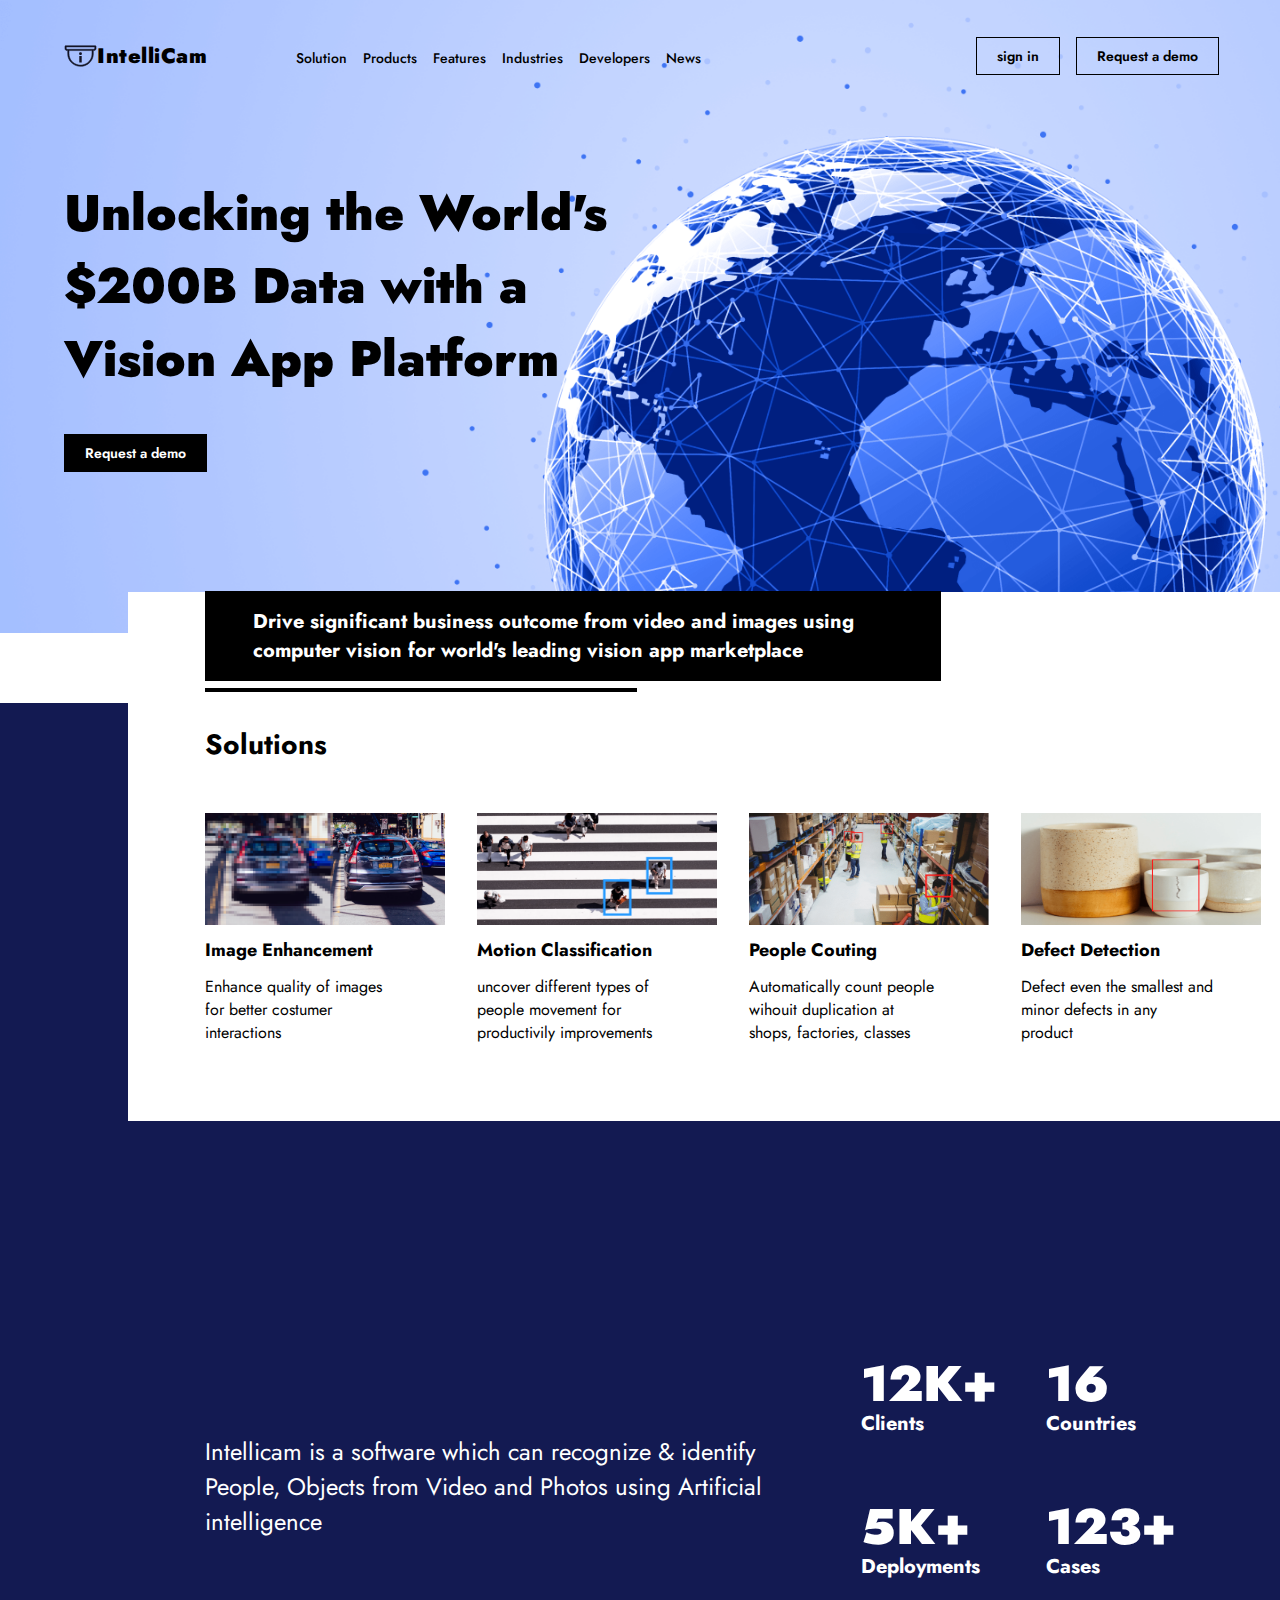
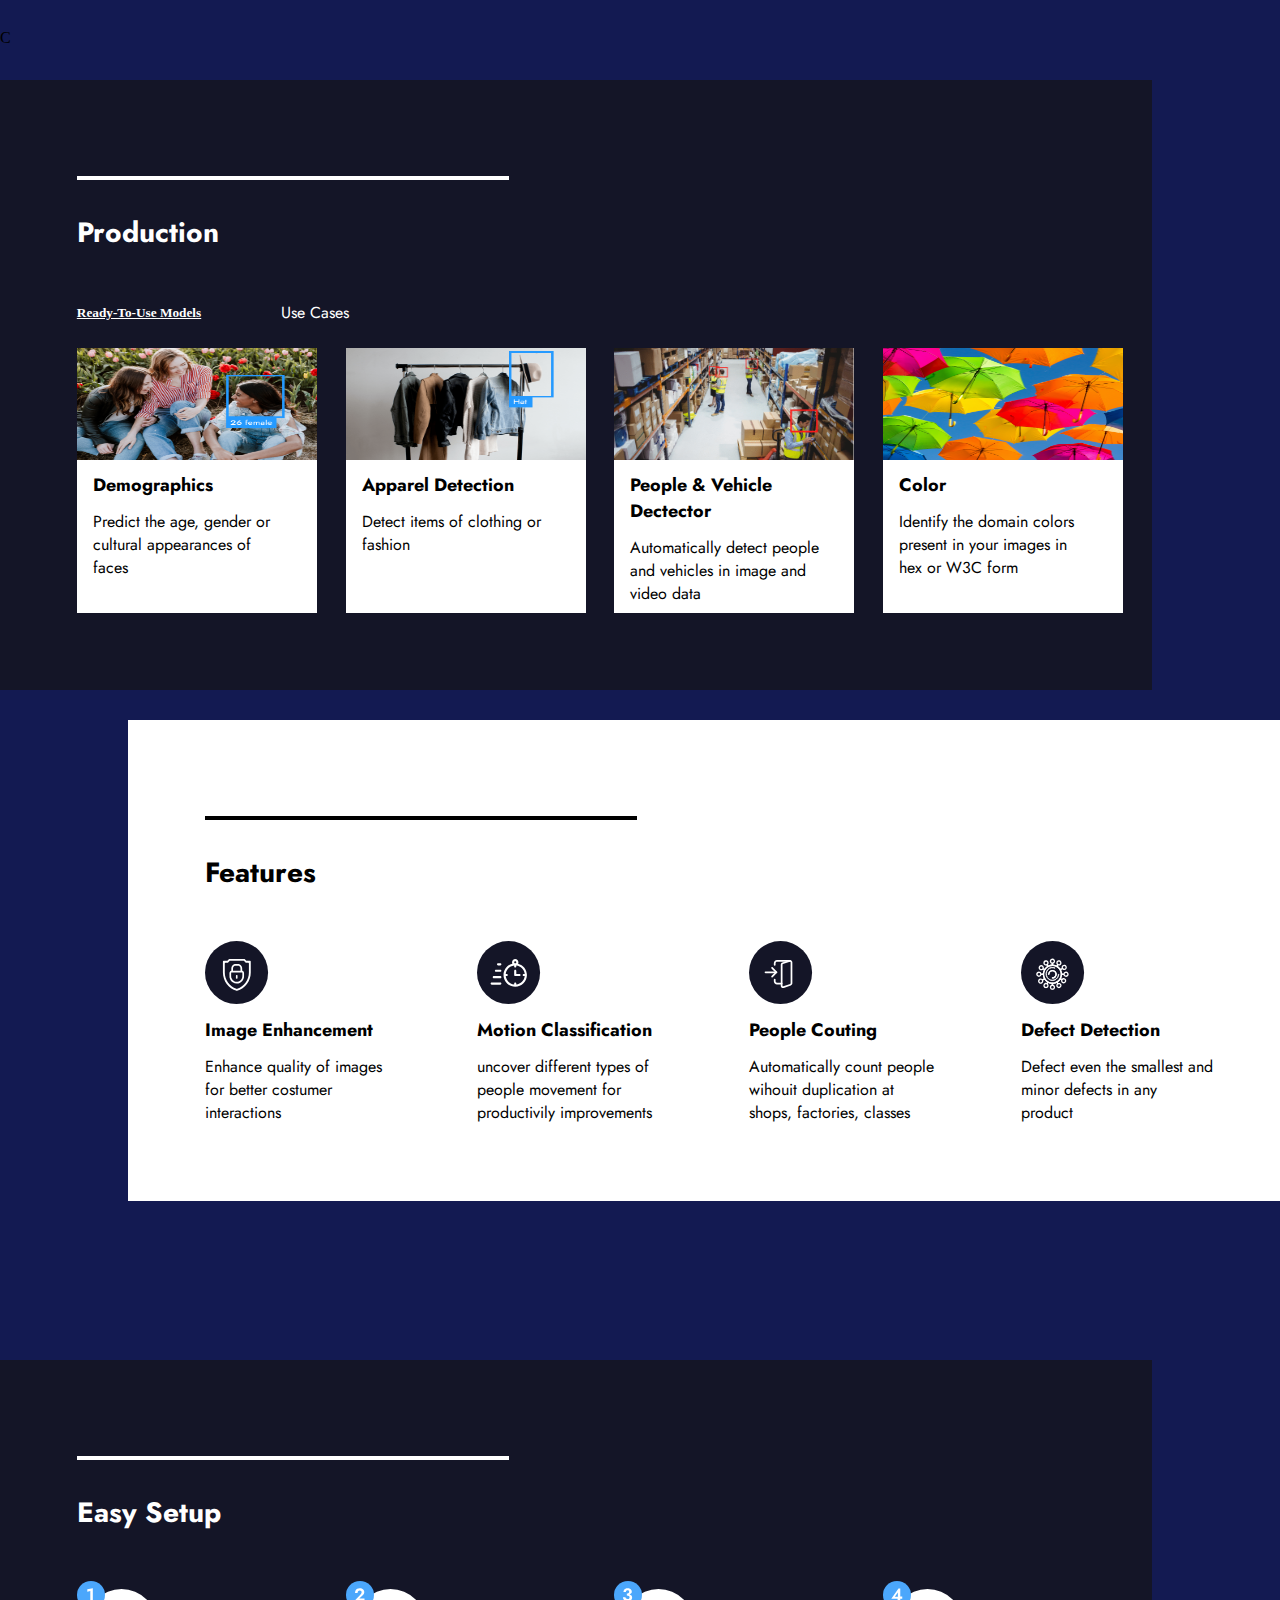
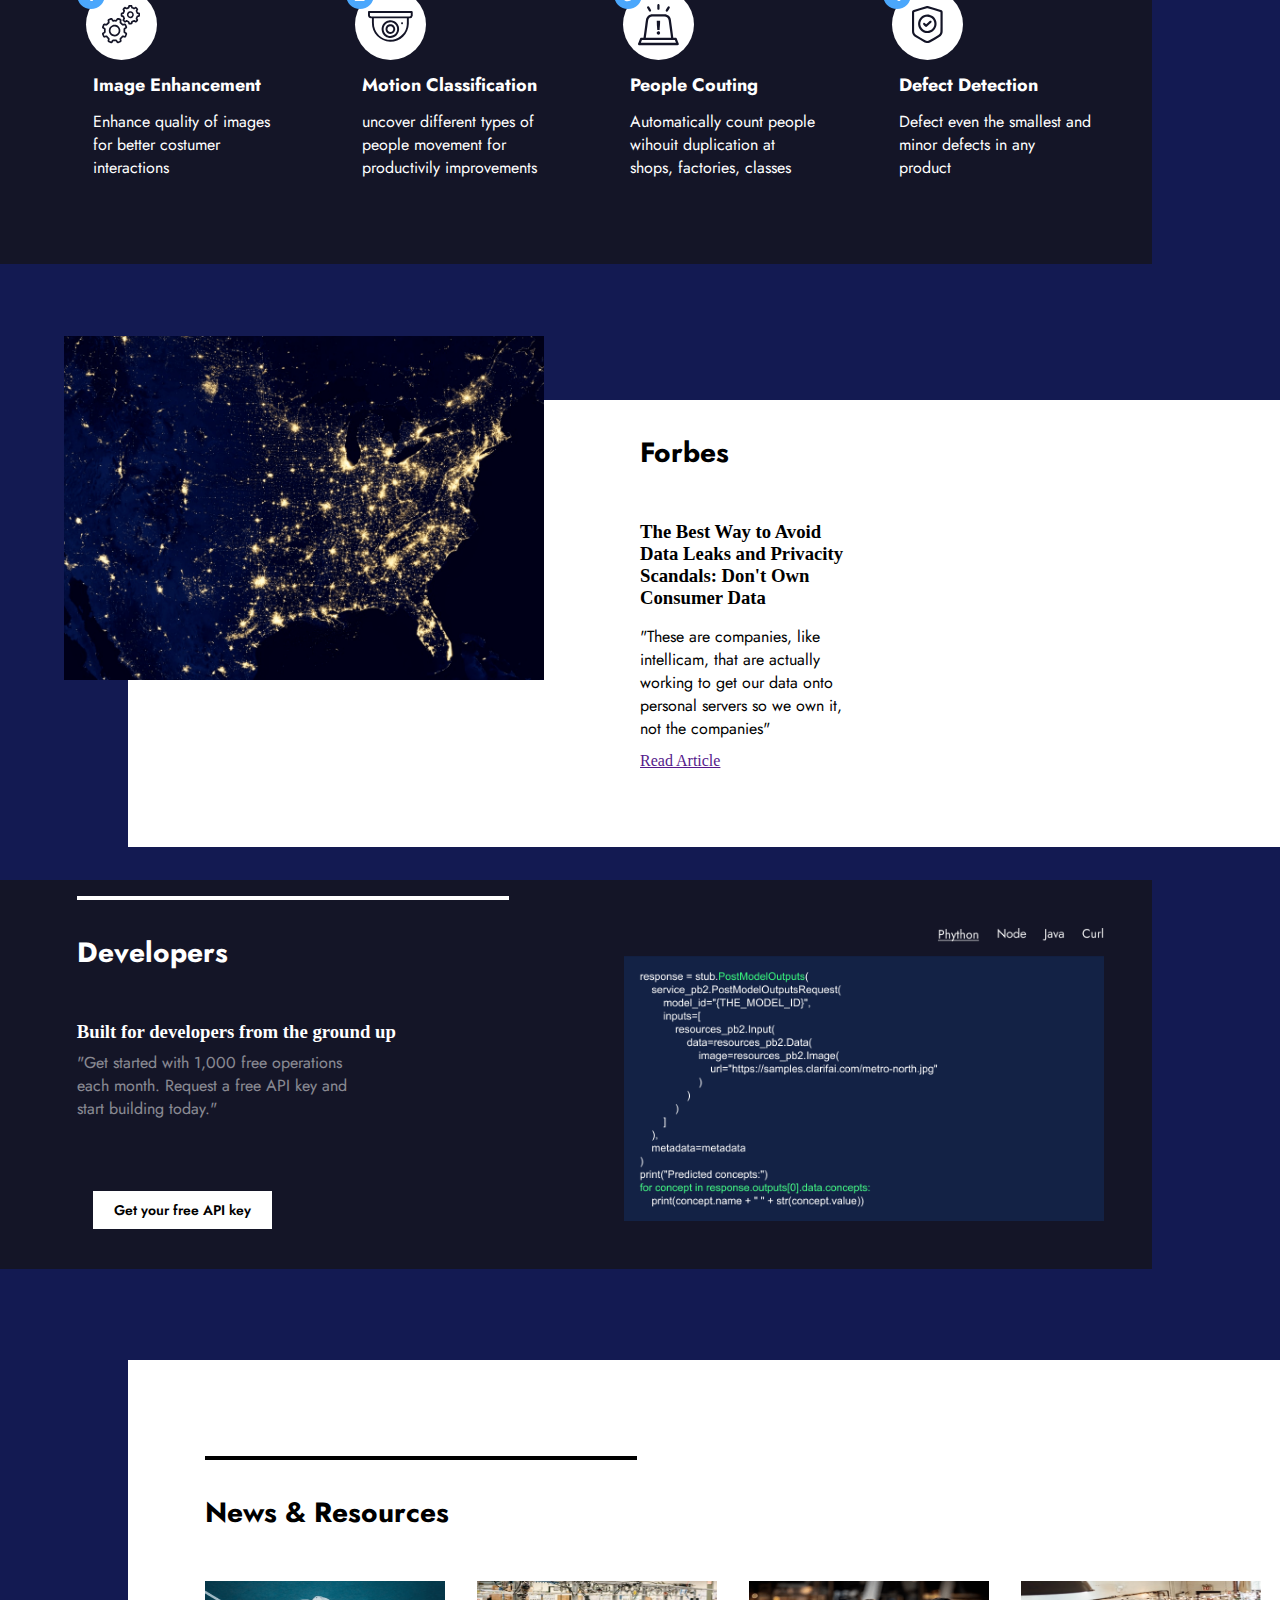
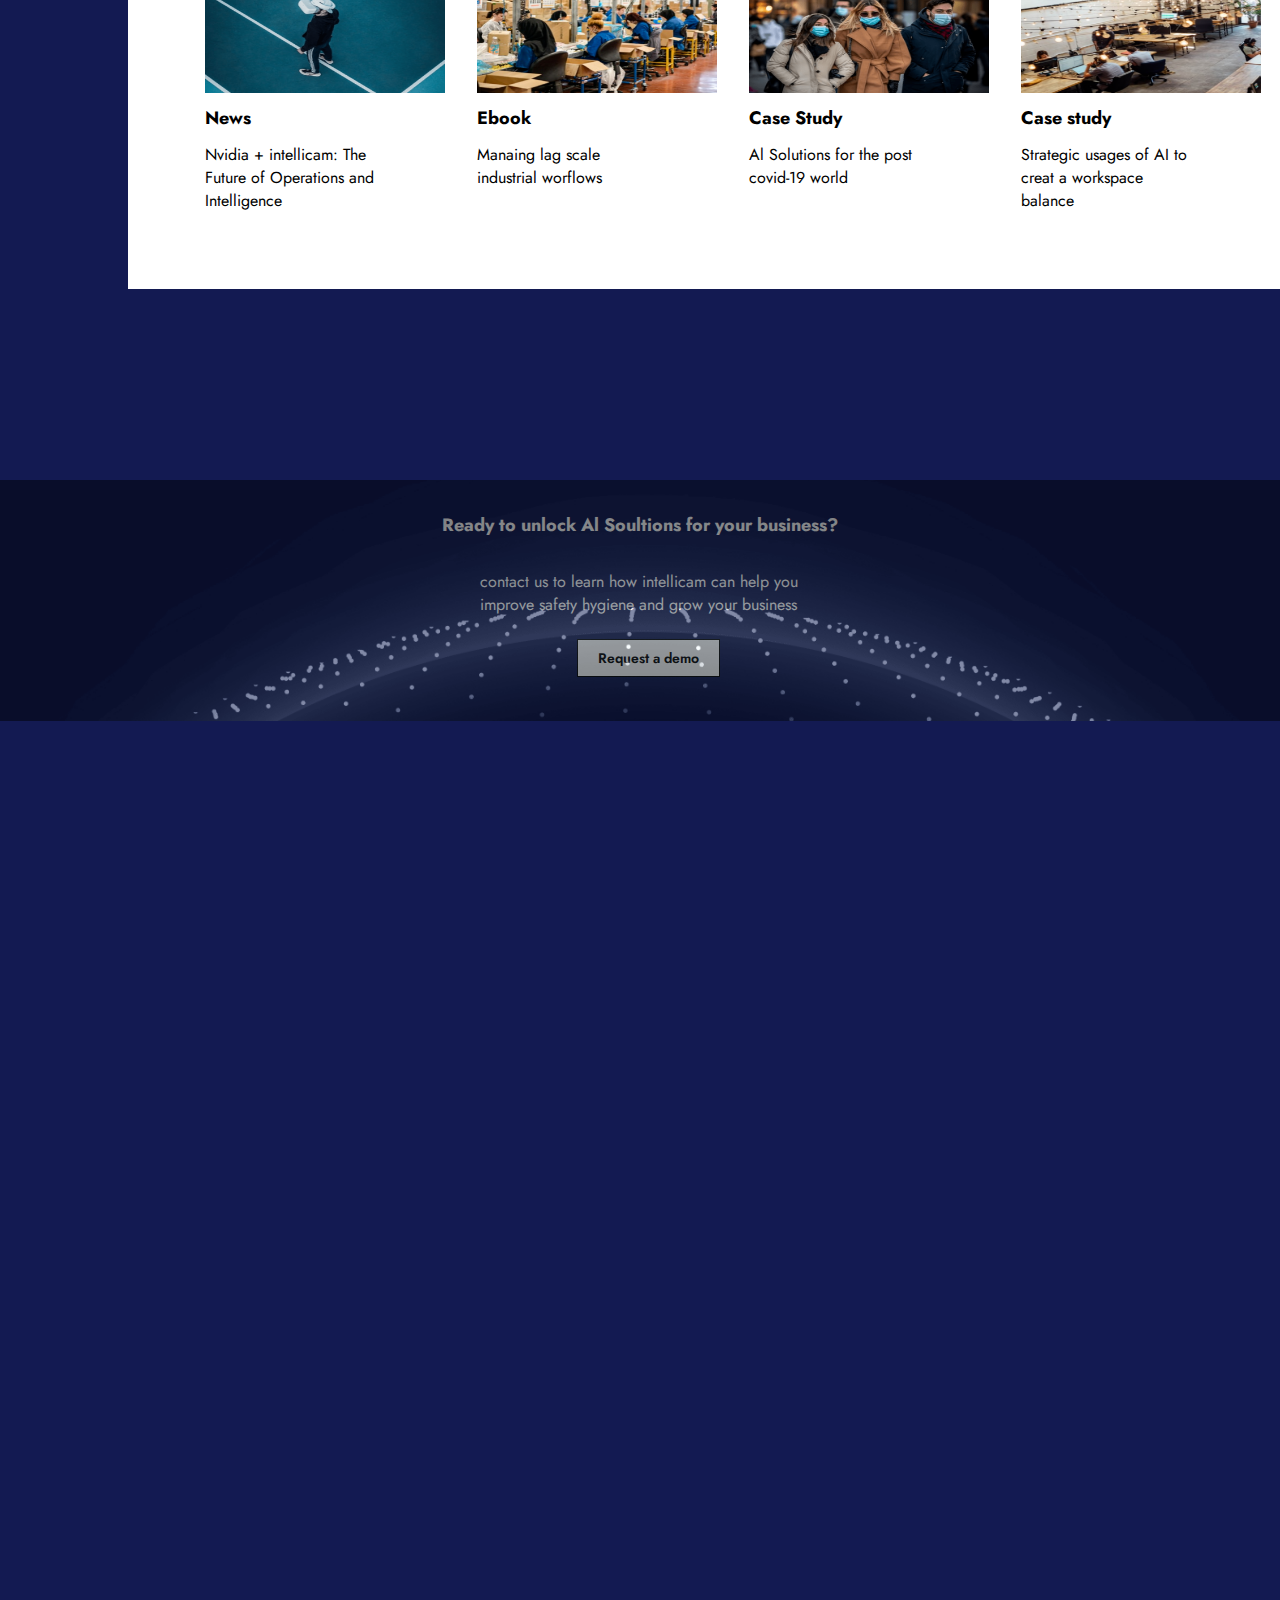
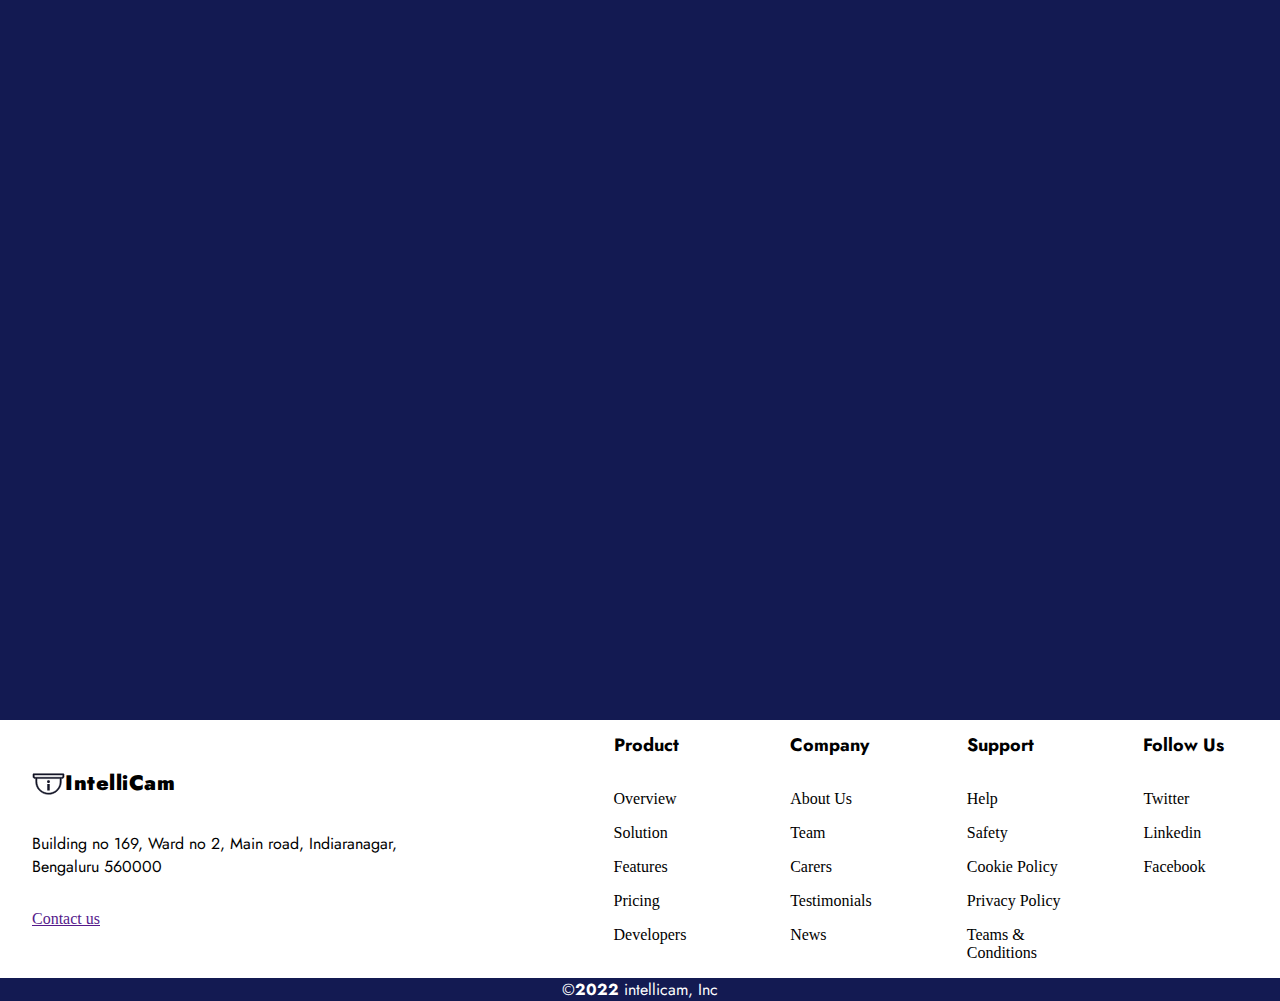
<file: index.html>
<html></html>
<!DOCTYPE html>
<html lang="pt-BR">
  <head>
    <meta charset="UTF-8" />
    <meta http-equiv="X-UA-Compatible" content="IE=edge" />
    <meta name="viewport" content="width=device-width, initial-scale=1.0" />

    <link rel="preconnect" href="https://fonts.googleapis.com" />
    <link rel="preconnect" href="https://fonts.gstatic.com" crossorigin />
    <link
      href="https://fonts.googleapis.com/css2?family=Jost:wght@500;600;700;800;900&display=swap"
      rel="stylesheet"
    />

    <link rel="stylesheet" href="reset.css" />
    <link rel="stylesheet" href="Assets\style.css" />

    <link rel="stylesheet" href="intelicam.css" />
    <title>intelliCam</title>
  </head>
  <body>
    <div id="front">
      <header id="header">
        <img src="images-intellicam/logo.svg" alt="" class="logo-image" />
        <h3 class="logo-text">IntelliCam</h3>

        <div class="buttons-header">
          <a href="" class="buttons"> sign in </a>

          <a href="" class="buttons button-black">Request a demo </a>
        </div>

        

        <nav>
          <div class="menu">
          <ul>
            <li><a href="#solutions">Solution</a></li>
            <li><a href="#products">Products</a></li>
            <li><a href="#features">Features</a></li>
            <li><a href="#industries">Industries</a></li>
            <li><a href="#developers">Developers</a></li>       
            <li><a href="#news">News</a></li>
          </ul>
        </div>

          <div class="toggle icon-menu"></div>
          <div class="toggle icon-close"></div>
        </nav>




      </header>

      <h1>Unlocking the World's $200B Data with a Vision App Platform</h1>
      <a href="" class="buttons button-black button-front">Request a demo</a>

      <h4 class="h4-main">
        Drive significant business outcome from video and images using computer
        vision for world's leading vision app marketplace
      </h4>


      <div id="wrapper">
        <section id="solutions" class="section section-1 section-white">
          <div class="barra">
          
          </div>

          <h2>Solutions</h2>
            
          <div class="cards">

            <div class="grid">
              <img src="images-intellicam/grid-cars.png" alt="">
                <h2>
                    Image Enhancement
                </h2>
                <p>Enhance quality of images for better costumer interactions</p>
              </img>
            </div>

            <div class="grid">
            <img src="images-intellicam/grid-peoples.png" alt="">
              <h2>
                Motion Classification
              </h2>
              <p>uncover different types of people movement for productivily improvements</p>
            </img>
            </div>
            
            <div class="grid">
              <img src="images-intellicam/grid-stock.gif" alt="">
                <h2>
                  People Couting
                </h2>
                <p>Automatically count people wihouit duplication at shops, factories, classes</p>
              </img>
            </div>

            <div class="grid">
            <img src="images-intellicam/grid-vase.png" alt="">
              <h2>
                Defect Detection
              </h2>
              <p>Defect even the smallest and minor defects in any product</p>
            </img>
            </div>

          </div>
        </section>
        
        <div class="loose">
          <p>Intellicam is a software which can recognize & identify People, Objects from Video and Photos using Artificial intelligence</p>

          <div class="grid-numbers">
            <div>
              <h1>12K+</h1>
              <h4>Clients</h4>
            </div>

            <div>
              <h1>16</h1>
              <h4>Countries</h4>
            </div>
            
            <div>
              <h1>5K+</h1>
              <h4>Deployments</h4>
            </div>
            <div>
              <h1>123+</h1>
              <h4>Cases</h4>
            </div>
          </div>
        </div>

        <section id="products " class="section section-black section-2">
          <div class="barra">
          
          </div>

          <h2>Production</h2>

          <div class="sub-title">
            <h5><ins>Ready-To-Use Models</ins></h5>
            <p>Use Cases</p>
          </div>

            <div class="cards">

            <div class="grid">
              <img src="images-intellicam/girls-speaking.png" alt="">
                <h2>
                    Demographics
                </h2>
                <p>Predict the age, gender or cultural appearances of faces</p>
              </img>
            </div>

            <div class="grid">
            <img src="images-intellicam/roupas.png" alt="">
              <h2>
                Apparel Detection
              </h2>
              <p>Detect items of clothing or fashion</p>
            </img>
            </div>
            
            <div class="grid">
              <img src="images-intellicam/grid-stock.gif" alt="">
                <h2>
                  People & Vehicle Dectector
                </h2>
                <p>Automatically detect people and vehicles in image and video data</p>
              </img>
            </div>

            <div class="grid">
            <img src="images-intellicam/umbrella.png" alt="">
              <h2>
                Color
              </h2>
              <p>Identify the domain colors present in your images in hex or W3C form</p>
            </img>
            </div>

          
          </div>
        </section>

        <section id="features" class="section section-white section-3">
          <div class="barra">
          
          </div>

          <h2>Features</h2>
            
          <div class="cards">

            <div class="grid">
              <img src="images-intellicam/cadeado.svg" alt="" class="icon">
                <h2>
                    Image Enhancement
                </h2>
                <p>Enhance quality of images for better costumer interactions</p>
              </img>
            </div>

            <div class="grid">
            <img src="images-intellicam/relogio.svg" alt="" class="icon">
              <h2>
                Motion Classification
              </h2>
              <p>uncover different types of people movement for productivily improvements</p>
            </img>
            </div>
            
            <div class="grid">
              <img src="images-intellicam/porta.svg" alt="" class="icon">
                <h2>
                  People Couting
                </h2>
                <p>Automatically count people wihouit duplication at shops, factories, classes</p>
              </img>
            </div>

            <div class="grid">
            <img src="images-intellicam/inteligencia.svg" alt="" class="icon">
              <h2>
                Defect Detection
              </h2>
              <p>Defect even the smallest and minor defects in any product</p>
            </img>
            </div>

          </div>
        </section>

        <section id="industries" class="section section-black section-4">
          <div class="barra">
          
          </div>

          <h2>Easy Setup</h2>
            
          <div class="cards">

            <div class="grid">
              <img src="images-intellicam/engrenagem.svg" alt="" class="icon">
                <h2>
                    Image Enhancement
                </h2>
                <p>Enhance quality of images for better costumer interactions</p>
              </img>
            </div>

            <div class="grid">
            <img src="images-intellicam/camera.svg" alt="" class="icon">
              <h2>
                Motion Classification
              </h2>
              <p>uncover different types of people movement for productivily improvements</p>
            </img>
            </div>
            
            <div class="grid">
              <img src="images-intellicam/alerta.svg" alt="" class="icon">
                <h2>
                  People Couting
                </h2>
                <p>Automatically count people wihouit duplication at shops, factories, classes</p>
              </img>
            </div>

            <div class="grid">
            <img src="images-intellicam/proteção.svg" alt="" class="icon">
              <h2>
                Defect Detection
              </h2>
              <p>Defect even the smallest and minor defects in any product</p>
            </img>
            </div>

          </div>
        </section>

        <section id="developers" class="section section-write section-5">
          <img src="images-intellicam/stars.png" alt="" class="image-stars">
          <h2>Forbes</h2>

          <h3>The Best Way to Avoid Data Leaks and Privacity Scandals: Don't Own Consumer Data</h3>

          <p>"These are companies, like intellicam, that are actually working to get our data onto personal servers so we own it, not the companies"</p>

          <a href=""><ins>Read Article</ins></a>
        </section>

        <section id="news" class="section section-black section-6">
          
        
          <div>
            <div class="barra"></div>

            <h2>Developers</h2>

            <h3>Built for developers from the ground up</h3>

            <p>"Get started with 1,000 free operations each month. Request a free API key and start building today."</p>
            
            <a href="" class="buttons">Get your free API key</a>
          </div>

          <div>
            <img src="images-intellicam/script.png" alt="" class="image-script">
          </div>
          
        </section>
C
        <section class="section section-white section-7">
          <div class="barra">
          
          </div>

          <h2>News & Resources</h2>
            
          <div class="cards">

            <div class="grid">
              <img src="images-intellicam/vr.png" alt="">
                <h2>
                    News
                </h2>
                <p>Nvidia + intellicam: The Future of Operations and Intelligence</p>
              </img>
            </div>

            <div class="grid">
            <img src="images-intellicam/peoples-work.png" alt="">
              <h2>
                Ebook
              </h2>
              <p>Manaing lag scale industrial worflows</p>
            </img>
            </div>
            
            <div class="grid">
              <img src="images-intellicam/peoples-mask.png" alt="">
                <h2>
                  Case Study
                </h2>
                <p>Al Solutions for the post covid-19 world</p>
              </img>
            </div>

            <div class="grid">
            <img src="images-intellicam/peoples-computers.png" alt="">
              <h2>
                Case study
              </h2>
              <p>Strategic usages of AI to creat a workspace balance</p>
            </img>
            </div>

          </div>
        </section>

        <div class="section-finale">
          <img src="images-intellicam/rede.png" alt="">

            <h2>Ready to unlock Al Soultions for your business?</h2>
            <p>contact us to learn how intellicam can help you improve safety hygiene and grow your business</p>

            <div>
            <a href="" class="buttons">Request a demo</a>
          </div>
        </div>
      </div>

      <footer id="footer">
        <div class="info">
          <div class="logo">
            <img src="images-intellicam/logo.svg" alt="" class="logo-image" />
            <h3 class="logo-text">IntelliCam</h3>
          </div>

          <p>Building no 169, Ward no 2, Main road, Indiaranagar, Bengaluru 560000</p>

          <a href=""><ins>Contact us</ins></a>
        </div>
        <div class="lists">
          <div class="grid">
            <ul>
              <h2>Product</h2>
              <li><a href="">Overview</a></li>
              <li><a href="">Solution</a></li>
              <li><a href="">Features</a></li>
              <li><a href="">Pricing</a></li>
              <li><a href="">Developers</a></li>
            </ul>
          </div>

          <div class="grid">
          <ul>
            <h2>Company</h2>
            <li><a href="">About Us</a></li>
            <li><a href="">Team</a></li>
            <li><a href="">Carers</a></li>
            <li><a href="">Testimonials</a></li>
            <li><a href="">News</a></li>
          </ul>
          </div>

          <div class="grid">
        <ul>
          <h2>Support</h2>
          <li><a href="">Help</a></li>
          <li><a href="">Safety</a></li>
          <li><a href="">Cookie Policy</a></li>
          <li><a href="">Privacy Policy</a></li>
          <li><a href="">Teams & Conditions</a></li>
        </ul>
          </div>

          <div class="grid">
      <ul>
        <h2>Follow Us</h2>
        <li><a href="">Twitter</a></li>
        <li><a href="">Linkedin</a></li>
        <li><a href="">Facebook</a></li>

      </ul>
          </div>

        </div>

      </footer>
      <p class="directs">&copy<strong>2022</strong> intellicam, Inc</p>
    </div>

    <a href="#front" class="back-to-top"><i class="icon-arrow-up"></i></a>

    <script src="script-intellicam.js"></script>
  </body>
</html>
</file>
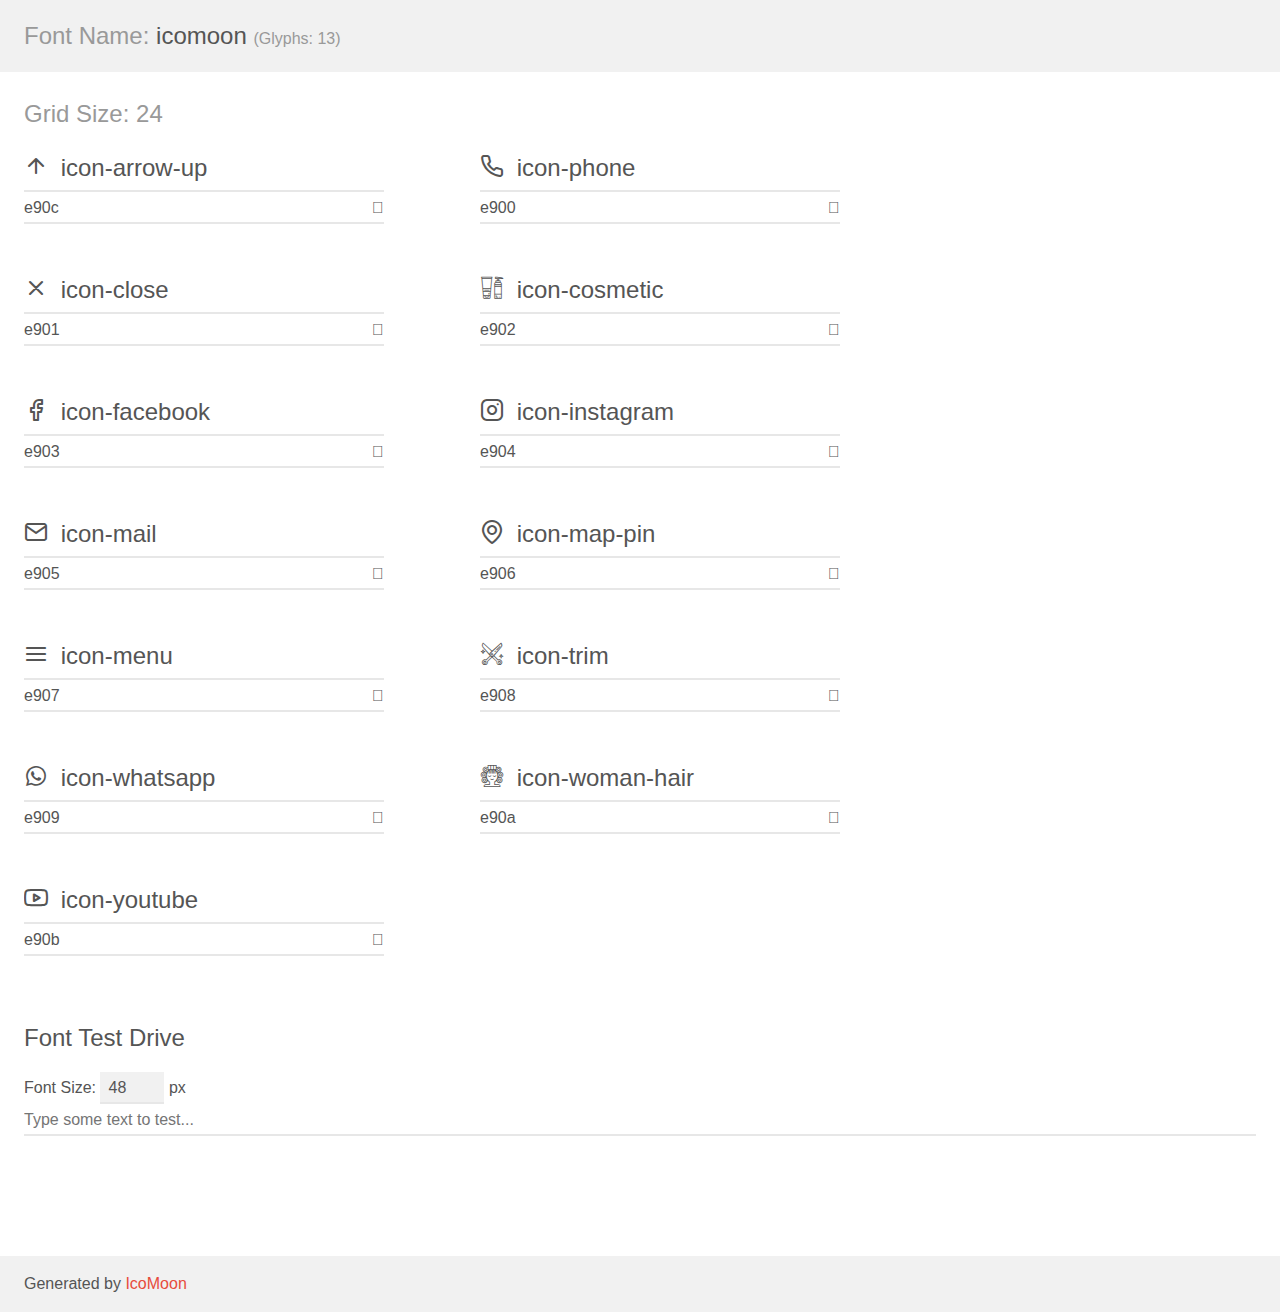
<file: Assets/demo.html>
<!doctype html>
<html>
<head>
    <meta charset="utf-8">
    <title>IcoMoon Demo</title>
    <meta name="description" content="An Icon Font Generated By IcoMoon.io">
    <meta name="viewport" content="width=device-width, initial-scale=1">
    <link rel="stylesheet" href="demo-files/demo.css">
    <link rel="stylesheet" href="style.css"></head>
<body>
    <div class="bgc1 clearfix">
        <h1 class="mhmm mvm"><span class="fgc1">Font Name:</span> icomoon <small class="fgc1">(Glyphs:&nbsp;13)</small></h1>
    </div>
    <div class="clearfix mhl ptl">
        <h1 class="mvm mtn fgc1">Grid Size: 24</h1>
        <div class="glyph fs1">
            <div class="clearfix bshadow0 pbs">
                <span class="icon-arrow-up"></span>
                <span class="mls"> icon-arrow-up</span>
            </div>
            <fieldset class="fs0 size1of1 clearfix hidden-false">
                <input type="text" readonly value="e90c" class="unit size1of2" />
                <input type="text" maxlength="1" readonly value="&#xe90c;" class="unitRight size1of2 talign-right" />
            </fieldset>
            <div class="fs0 bshadow0 clearfix hidden-true">
                <span class="unit pvs fgc1">liga: </span>
                <input type="text" readonly value="" class="liga unitRight" />
            </div>
        </div>
        <div class="glyph fs1">
            <div class="clearfix bshadow0 pbs">
                <span class="icon-phone"></span>
                <span class="mls"> icon-phone</span>
            </div>
            <fieldset class="fs0 size1of1 clearfix hidden-false">
                <input type="text" readonly value="e900" class="unit size1of2" />
                <input type="text" maxlength="1" readonly value="&#xe900;" class="unitRight size1of2 talign-right" />
            </fieldset>
            <div class="fs0 bshadow0 clearfix hidden-true">
                <span class="unit pvs fgc1">liga: </span>
                <input type="text" readonly value="" class="liga unitRight" />
            </div>
        </div>
        <div class="glyph fs1">
            <div class="clearfix bshadow0 pbs">
                <span class="icon-close"></span>
                <span class="mls"> icon-close</span>
            </div>
            <fieldset class="fs0 size1of1 clearfix hidden-false">
                <input type="text" readonly value="e901" class="unit size1of2" />
                <input type="text" maxlength="1" readonly value="&#xe901;" class="unitRight size1of2 talign-right" />
            </fieldset>
            <div class="fs0 bshadow0 clearfix hidden-true">
                <span class="unit pvs fgc1">liga: </span>
                <input type="text" readonly value="" class="liga unitRight" />
            </div>
        </div>
        <div class="glyph fs1">
            <div class="clearfix bshadow0 pbs">
                <span class="icon-cosmetic"></span>
                <span class="mls"> icon-cosmetic</span>
            </div>
            <fieldset class="fs0 size1of1 clearfix hidden-false">
                <input type="text" readonly value="e902" class="unit size1of2" />
                <input type="text" maxlength="1" readonly value="&#xe902;" class="unitRight size1of2 talign-right" />
            </fieldset>
            <div class="fs0 bshadow0 clearfix hidden-true">
                <span class="unit pvs fgc1">liga: </span>
                <input type="text" readonly value="" class="liga unitRight" />
            </div>
        </div>
        <div class="glyph fs1">
            <div class="clearfix bshadow0 pbs">
                <span class="icon-facebook"></span>
                <span class="mls"> icon-facebook</span>
            </div>
            <fieldset class="fs0 size1of1 clearfix hidden-false">
                <input type="text" readonly value="e903" class="unit size1of2" />
                <input type="text" maxlength="1" readonly value="&#xe903;" class="unitRight size1of2 talign-right" />
            </fieldset>
            <div class="fs0 bshadow0 clearfix hidden-true">
                <span class="unit pvs fgc1">liga: </span>
                <input type="text" readonly value="" class="liga unitRight" />
            </div>
        </div>
        <div class="glyph fs1">
            <div class="clearfix bshadow0 pbs">
                <span class="icon-instagram"></span>
                <span class="mls"> icon-instagram</span>
            </div>
            <fieldset class="fs0 size1of1 clearfix hidden-false">
                <input type="text" readonly value="e904" class="unit size1of2" />
                <input type="text" maxlength="1" readonly value="&#xe904;" class="unitRight size1of2 talign-right" />
            </fieldset>
            <div class="fs0 bshadow0 clearfix hidden-true">
                <span class="unit pvs fgc1">liga: </span>
                <input type="text" readonly value="" class="liga unitRight" />
            </div>
        </div>
        <div class="glyph fs1">
            <div class="clearfix bshadow0 pbs">
                <span class="icon-mail"></span>
                <span class="mls"> icon-mail</span>
            </div>
            <fieldset class="fs0 size1of1 clearfix hidden-false">
                <input type="text" readonly value="e905" class="unit size1of2" />
                <input type="text" maxlength="1" readonly value="&#xe905;" class="unitRight size1of2 talign-right" />
            </fieldset>
            <div class="fs0 bshadow0 clearfix hidden-true">
                <span class="unit pvs fgc1">liga: </span>
                <input type="text" readonly value="" class="liga unitRight" />
            </div>
        </div>
        <div class="glyph fs1">
            <div class="clearfix bshadow0 pbs">
                <span class="icon-map-pin"></span>
                <span class="mls"> icon-map-pin</span>
            </div>
            <fieldset class="fs0 size1of1 clearfix hidden-false">
                <input type="text" readonly value="e906" class="unit size1of2" />
                <input type="text" maxlength="1" readonly value="&#xe906;" class="unitRight size1of2 talign-right" />
            </fieldset>
            <div class="fs0 bshadow0 clearfix hidden-true">
                <span class="unit pvs fgc1">liga: </span>
                <input type="text" readonly value="" class="liga unitRight" />
            </div>
        </div>
        <div class="glyph fs1">
            <div class="clearfix bshadow0 pbs">
                <span class="icon-menu"></span>
                <span class="mls"> icon-menu</span>
            </div>
            <fieldset class="fs0 size1of1 clearfix hidden-false">
                <input type="text" readonly value="e907" class="unit size1of2" />
                <input type="text" maxlength="1" readonly value="&#xe907;" class="unitRight size1of2 talign-right" />
            </fieldset>
            <div class="fs0 bshadow0 clearfix hidden-true">
                <span class="unit pvs fgc1">liga: </span>
                <input type="text" readonly value="" class="liga unitRight" />
            </div>
        </div>
        <div class="glyph fs1">
            <div class="clearfix bshadow0 pbs">
                <span class="icon-trim"></span>
                <span class="mls"> icon-trim</span>
            </div>
            <fieldset class="fs0 size1of1 clearfix hidden-false">
                <input type="text" readonly value="e908" class="unit size1of2" />
                <input type="text" maxlength="1" readonly value="&#xe908;" class="unitRight size1of2 talign-right" />
            </fieldset>
            <div class="fs0 bshadow0 clearfix hidden-true">
                <span class="unit pvs fgc1">liga: </span>
                <input type="text" readonly value="" class="liga unitRight" />
            </div>
        </div>
        <div class="glyph fs1">
            <div class="clearfix bshadow0 pbs">
                <span class="icon-whatsapp"></span>
                <span class="mls"> icon-whatsapp</span>
            </div>
            <fieldset class="fs0 size1of1 clearfix hidden-false">
                <input type="text" readonly value="e909" class="unit size1of2" />
                <input type="text" maxlength="1" readonly value="&#xe909;" class="unitRight size1of2 talign-right" />
            </fieldset>
            <div class="fs0 bshadow0 clearfix hidden-true">
                <span class="unit pvs fgc1">liga: </span>
                <input type="text" readonly value="" class="liga unitRight" />
            </div>
        </div>
        <div class="glyph fs1">
            <div class="clearfix bshadow0 pbs">
                <span class="icon-woman-hair"></span>
                <span class="mls"> icon-woman-hair</span>
            </div>
            <fieldset class="fs0 size1of1 clearfix hidden-false">
                <input type="text" readonly value="e90a" class="unit size1of2" />
                <input type="text" maxlength="1" readonly value="&#xe90a;" class="unitRight size1of2 talign-right" />
            </fieldset>
            <div class="fs0 bshadow0 clearfix hidden-true">
                <span class="unit pvs fgc1">liga: </span>
                <input type="text" readonly value="" class="liga unitRight" />
            </div>
        </div>
        <div class="glyph fs1">
            <div class="clearfix bshadow0 pbs">
                <span class="icon-youtube"></span>
                <span class="mls"> icon-youtube</span>
            </div>
            <fieldset class="fs0 size1of1 clearfix hidden-false">
                <input type="text" readonly value="e90b" class="unit size1of2" />
                <input type="text" maxlength="1" readonly value="&#xe90b;" class="unitRight size1of2 talign-right" />
            </fieldset>
            <div class="fs0 bshadow0 clearfix hidden-true">
                <span class="unit pvs fgc1">liga: </span>
                <input type="text" readonly value="" class="liga unitRight" />
            </div>
        </div>
    </div>

    <!--[if gt IE 8]><!-->
    <div class="mhl clearfix mbl">
        <h1>Font Test Drive</h1>
        <label>
            Font Size: <input id="fontSize" type="number" class="textbox0 mbm"
            min="8" value="48" />
            px
        </label>
        <input id="testText" type="text" class="phl size1of1 mvl"
        placeholder="Type some text to test..." value=""/>
        <div id="testDrive" class="icon-" style="font-family: icomoon">&nbsp;
        </div>
    </div>
    <!--<![endif]-->
    <div class="bgc1 clearfix">
        <p class="mhl">Generated by <a href="https://icomoon.io/app">IcoMoon</a></p>
    </div>

    <script src="demo-files/demo.js"></script>
</body>
</html>
</file>
<file: intelicam.css>
/********* root *************/
:root {
  --header-height: 4.5rem;

  /* colors */
  --base-color: ;
  --base-color-second: ;
  --background-wrapper-color: #131a52;
  --background-section-color: #ffffff;
  --background-section-black-color: #141527;
  --text-color: #000000;
  --text-color-light: #ffffff;
  --hover-color: #000000;
}

/********* base *************/

/* transição suave */
html {
  scroll-behavior: smooth;
}
/* /transição suave */

body,
#front {
  max-width: 1446px;
}

h2 {
  font: normal 700 18px 'jost', sans-serif;
}

h4 {
  font: normal 700 20px 'jost', sans-serif;
}

p {
  font: normal 400 16px 'jost', sans-serif;
}

.icon {
  width: auto !important;
  height: auto !important;
}
/************************ Header *****************************/

#front {
  background: url(images-intellicam/image-principal.png);
  background-size: contain;
  background-repeat: no-repeat;

  height: 712px;
  left: 0px;
  top: 0px;
}
#header {
  display: flex;
  width: 90%;
  margin: 0 auto;

  align-items: center;
}
.logo-image {
  margin-top: 1rem;

  width: 33px;
  height: 32px;
}

h3.logo-text {
  margin-top: 1rem;
  margin-right: 3rem;

  font: normal 900 21px 'Jost', impact;
  letter-spacing: 0.035rem;
}

#header nav {
  margin-top: 3rem;

  font: normal 500 14px 'jost', sans-serif;
}

#header nav ul {
  display: flex;
}

#header nav ul li {
  margin-right: 1rem;
}
#header nav ul li a {
  color: var(--text-color);
}

#header .toggle {
  visibility: hidden;
  opacity: 0;
}

#header .buttons-header {
  margin-top: 1rem;

  display: flex;

  float: right;
  margin-left: 70%;
  position: absolute;
}

a.buttons {
  font: normal 600 14px 'jost', sans-serif;

  margin-left: 1rem;

  padding: 0.5rem 1.25rem;

  border: 1px solid #000000;

  background-color: none;
  color: var(--text-color);

  transition: 300ms;
}

a.buttons:hover {
  background-color: var(--hover-color);

  color: var(--text-color-light);
}

/************************ front *****************************/
#front h1 {
  font: normal 900 50px 'jost', sans-serif;

  margin: 5rem 5% 3rem;
  width: 45%;
}

#front .button-front {
  margin-left: 0;

  margin: 0 5%;

  color: var(--text-color-light);
  background-color: var(--hover-color);
}

#front h4.h4-main {
  font: normal 700 20px 'jost', sans-serif;
  color: var(--text-color-light);

  width: 50%;
  max-width: 744.8px;

  margin: 8rem 16%;

  padding: 1rem 3rem;
  background-color: var(--hover-color);

  z-index: 1;
  position: absolute;
}
/************************ grid-section-1 *****************************/
#wrapper {
  background-color: var(--background-wrapper-color);

  width: 100%;
  height: 713vh;
  margin-top: 15rem;
}
.section {
  margin-left: 8rem;
  padding: 0 0 6% 6%;

  width: 85%;
  max-width: 1278.15px;
  position: absolute;
  top: 37rem;

  background-color: var(--background-section-color);
}

.section .barra {
  margin-top: 6rem;

  width: 27rem;
  height: 4px;
  background-color: var(--hover-color);
}

.section h2 {
  margin: 2rem 0 3rem;

  font-size: 28px;
}

.cards {
  display: grid;
  grid-template-columns: 1fr 1fr 1fr 1fr;
}

.grid {
  width: 15rem;
}
.grid img {
  width: 15rem;
  height: 7rem;
}

.grid h2 {
  font-size: 18px;
}

.grid h2 {
  margin: 0.75rem 0;
}

.grid p {
  width: 80%;
}

.loose {
  padding-top: 40rem;

  display: flex;

  color: var(--text-color-light);

  align-items: center;
}

.loose p {
  width: 45%;

  margin: 0 5rem 0 16%;

  font: normal 400 24px 'jost', sans-serif;
}

.loose h4 {
  background-color: inherit;
}

.loose .grid-numbers {
  display: grid;
  grid-template-columns: 1fr 1fr;
}

.loose .grid-numbers div {
  margin: 1rem 3rem 3rem 0;
}

.loose .grid-numbers div h1 {
  margin: 0 !important ;

  font-size: 55px;
  line-height: 100% !important;
}

.section-black {
  top: 105rem;

  margin-left: 0px;
  width: 84%;

  background-color: var(--background-section-black-color);
  color: var(--text-color-light);
}
.section-black .barra {
  background-color: var(--background-section-color);
}
.section-black .sub-title {
  display: flex;

  margin-bottom: 1.5rem;
  align-items: center;
}
.section-black .sub-title h5 {
  margin-right: 5rem;
}

.section-black .grid {
  background-color: var(--background-section-color);

  color: var(--text-color);
  padding-bottom: 0.5rem;
}

.section-black .grid h2 {
  margin: 0.75rem 1rem;
}

.section-black .grid p {
  margin: 0 1rem;
}

.section-3 {
  top: 145rem;
}

.section-4 {
  top: 185rem;
}

.section-4 .grid {
  background-color: inherit;
  color: var(--text-color-light);
}

.section-5 {
  top: 225rem;
  padding-left: 32rem;

  width: 52.9%;
}

.section-5 .image-stars {
  width: 30rem;
  position: absolute;
  top: -4rem;
  left: -4rem;
}

.section-5 h3 {
  width: 30%;

  margin-bottom: 1rem;
}

.section-5 p {
  width: 30%;

  margin-bottom: 0.75rem;
}

.section-6 {
  top: 255rem;
  padding-bottom: 3rem;

  display: flex;
}

.section-6 .barra {
  margin-top: 1rem;
}
s .section-6 h3,
p {
  width: 55%;
}

.section-6 h3 {
  margin-bottom: 0.5rem;
}

.section-6 p {
  opacity: 0.5;

  margin-bottom: 5rem;
}

.section-6 a {
  margin-bottom: 0;

  background-color: var(--background-section-color);
  border: 1px solid #ffffff;
}

.section-6 .image-script {
  width: 30rem;

  margin: 3rem 3rem 0 0;
}

.section-7 {
  top: 285rem;
}

.section-7 .grid {
  width: 14rem;
}

.section-finale {
  top: 330rem;
  position: absolute;
  width: 100%;
  height: 20;

  color: var(--text-color-light);
}
.section-finale img {
  position: absolute;
  width: 100%;
}

.section-finale h2 {
  text-align: center;
  margin-top: 2rem;

  color-interpolation-filters: var(--background-section-color);
}

.section-finale p {
  width: 25%;

  margin: 2rem auto;
}

.section-finale div {
  width: 100%;

  text-align: center;
}
.section-finale a {
  background-color: var(--background-section-color);
  color: var(--text-color);
}

#footer {
  display: flex;
}

#footer .info {
  padding: 2rem 0 3rem 2rem;
  width: 35%;
}

#footer .info .logo {
  display: flex;

  margin-bottom: 2rem;
}

#footer .info p {
  margin-bottom: 2rem;
  width: 100%;
}

#footer .lists {
  display: grid;
  grid-template-columns: 1fr 1fr 1fr 1fr;

  margin-left: 7rem;
}

#footer .lists .grid {
  width: 100%;
}
#footer .lists ul {
  padding-right: 0.75rem;
}

#footer .lists ul h2 {
  margin-bottom: 2rem;
}

#footer .lists ul li {
  margin-bottom: 1rem;
}

#footer .lists ul li a {
  color: var(--text-color);
}

.directs {
  background-color: var(--background-wrapper-color);
  width: 100%;
  text-align: center;
  color: var(--text-color-light);
}

/* Back to top */
.back-to-top {
  background: var(--hover-color);
  color: var(--text-color-light);

  position: fixed;
  right: 1rem;
  bottom: 3rem;

  padding: 0.5rem;
  clip-path: circle();

  font-size: 1.5rem;
  line-height: 0;

  visibility: hidden;
  opacity: 0;

  transition: 0.3s;
  transform: translateY(100%);
}

.back-to-top.show {
  visibility: visible;
  opacity: 1;
  transform: translateY(0);
}

@media (max-height: 700px) {
  #wrapper {
    height: 741vh;
  }

  .section-finale img {
    height: 15.8rem;
  }
}

@media (max-width: 450px) {
  body {
    max-width: 500px;
    width: 450px;
  }

  #header .buttons-header {
    position: absolute;
    top: 4rem;
    margin-left: 0;
  }

  #header .buttons-header a {
    margin-left: 0;
    margin-right: 1rem;
  }

  #front h1 {
    font-size: 20px;
    width: auto;

    margin-top: 60px;
    margin-bottom: 0;
  }

  #front a.button-front {
    visibility: hidden;
    position: absolute;
  }

  h4.h4-main {
    width: 70% !important;
    margin: 1rem 2rem !important;
  }

  h4 {
    font-size: 10px;
  }

  p {
    font-size: 14px;
  }

  #wrapper {
    margin-top: 0;
    height: 889vh;
  }

  #wrapper .section {
    max-width: 420px;
    margin-left: 2.5rem;
  }

  #wrapper .section .barra {
    width: 75%;
    margin-top: 3rem;
  }
  #wrapper .section .cards {
    grid-template-columns: none;
  }
  #wrapper .section .cards .grid {
    margin-bottom: 0.5rem;
  }

  #wrapper .section-1 {
    top: 30rem;
  }

  #wrapper .loose {
    padding-top: 90rem;
    flex-direction: column;
  }

  #wrapper .loose p {
    width: 90%;
    margin: 0 auto 3rem;
  }

  #wrapper .loose .grid-numbers h1 {
    font-size: 40px;
  }
  #wrapper .loose .grid-numbers h4 {
    font-size: 20px;
  }

  #wrapper .section-2 {
    top: 130rem;
  }

  #wrapper .section-3 {
    top: 208rem;
  }

  #wrapper .section-4 {
    top: 268rem;
  }

  #wrapper .section-5 {
    top: 333rem;

    padding-left: 0;
    width: 90%;
  }
  #wrapper .section-5 .image-stars {
    top: -2rem;
    left: 50%;
    width: 12rem;
  }
  #wrapper .section-5 h2 {
    margin: 2rem 0 2rem 1rem;
  }

  #wrapper .section-5 h3 {
    width: 50%;
    margin-left: 1rem;
  }

  #wrapper .section-5 p {
    width: 90%;
    margin-left: 1rem;
  }

  #wrapper .section-5 a {
    margin-left: 1rem;
  }

  #wrapper .section-6 {
    top: 360rem;

    display: initial;
  }
  #wrapper .section-6 a {
    margin-left: 0;
  }
  #wrapper .section-6 .image-script {
    width: 20rem;

    top: 1rem;
  }

  #wrapper .section-7 {
    top: 406rem;
  }
  #wrapper .section-7 .cards .grid {
    margin-bottom: 1rem;
  }

  #wrapper .section-7 .cards .grid h2 {
    margin: 0.25rem 0 0;
  }

  #wrapper .section-finale {
    top: 475rem;
    width: 450px;
  }

  #wrapper .section-finale img {
    height: 14rem;
  }

  #wrapper .section-finale p {
    width: 70%;
  }
  #wrapper .section-finale a {
    margin-left: 0;
  }

  #footer {
    flex-direction: column;
  }

  #footer .info {
    width: 90%;
  }

  #footer .info p {
    font-size: 10px;
  }

  #footer .lists {
    margin-left: 0;
    grid-template-columns: 1fr 1fr;
  }

  #footer .lists .grid {
    margin-bottom: 1.5rem;
  }
  #footer .lists ul {
    padding-right: 0;
  }

  #header nav {
    height: 4rem;
    display: flex;
    align-items: center;
    justify-content: space-between;
    width: 100%;

    margin-top: 0;
  }

  nav ul li {
    text-align: center;
    margin-bottom: 2rem;
  }

  nav ul li a {
    transition: color 0.2s;
    position: relative;

    font-size: 40px;
  }

  nav ul li a:hover,
  nav ul li a.active {
    color: var(--background-section-color);
  }

  nav ul li a::after {
    content: '';
    width: 0%;
    height: 2px;
    background: var(--background-section-color);

    position: absolute;
    left: 0;
    bottom: -1.5rem;

    transition: width 0.2s;
  }

  #header nav ul li a::after {
    content: '';
    width: 0%;
    height: 2px;
    background: var(--background-section-color);

    position: absolute;
    left: 0;
    bottom: -1.5rem;

    transition: width 0.2s;
  }

  #header nav ul li a:hover::after,
  #header nav ul li a.active::after {
    width: 100%;
  }

  nav .menu {
    opacity: 0;
    visibility: hidden;
    top: -20rem;
    transition: 0.2s;
    width: 1;
  }

  nav .menu ul {
    display: flex;
    flex-direction: column;
  }

  /* Mostrar menu */
  nav.show .menu {
    opacity: 1;
    visibility: visible;

    background: var(--background-section-color);

    height: 110%;
    width: 100%;

    position: fixed;
    top: 0;
    left: 0;
    z-index: 50;

    display: grid;
    place-content: center;
  }

  nav.show .menu ul {
    display: grid;
  }

  nav.show ul.grid {
    gap: 4rem;
  }

  /* toggle menu */
  .toggle {
    color: var(--hover-color);
    font-size: 1.5rem;
    cursor: pointer;

    visibility: visible !important;
    opacity: 1 !important;
  }

  nav .icon-close {
    visibility: hidden;
    opacity: 0;

    position: absolute;
    top: -1.5rem;
    right: 1.5rem;
    z-index: 50;

    transition: 0.2s;
  }

  nav.show div.icon-close {
    visibility: visible;
    opacity: 1;
    top: 1.5rem;
    right: 3rem;
    position: fixed;
  }
}
</file>
<file: Assets/demo-files/demo.css>
body {
  padding: 0;
  margin: 0;
  font-family: sans-serif;
  font-size: 1em;
  line-height: 1.5;
  color: #555;
  background: #fff;
}
h1 {
  font-size: 1.5em;
  font-weight: normal;
}
small {
  font-size: .66666667em;
}
a {
  color: #e74c3c;
  text-decoration: none;
}
a:hover, a:focus {
  box-shadow: 0 1px #e74c3c;
}
.bshadow0, input {
  box-shadow: inset 0 -2px #e7e7e7;
}
input:hover {
  box-shadow: inset 0 -2px #ccc;
}
input, fieldset {
  font-family: sans-serif;
  font-size: 1em;
  margin: 0;
  padding: 0;
  border: 0;
}
input {
  color: inherit;
  line-height: 1.5;
  height: 1.5em;
  padding: .25em 0;
}
input:focus {
  outline: none;
  box-shadow: inset 0 -2px #449fdb;
}
.glyph {
  font-size: 16px;
  width: 15em;
  padding-bottom: 1em;
  margin-right: 4em;
  margin-bottom: 1em;
  float: left;
  overflow: hidden;
}
.liga {
  width: 80%;
  width: calc(100% - 2.5em);
}
.talign-right {
  text-align: right;
}
.talign-center {
  text-align: center;
}
.bgc1 {
  background: #f1f1f1;
}
.fgc1 {
  color: #999;
}
.fgc0 {
  color: #000;
}
p {
  margin-top: 1em;
  margin-bottom: 1em;
}
.mvm {
  margin-top: .75em;
  margin-bottom: .75em;
}
.mtn {
  margin-top: 0;
}
.mtl, .mal {
  margin-top: 1.5em;
}
.mbl, .mal {
  margin-bottom: 1.5em;
}
.mal, .mhl {
  margin-left: 1.5em;
  margin-right: 1.5em;
}
.mhmm {
  margin-left: 1em;
  margin-right: 1em;
}
.mls {
  margin-left: .25em;
}
.ptl {
  padding-top: 1.5em;
}
.pbs, .pvs {
  padding-bottom: .25em;
}
.pvs, .pts {
  padding-top: .25em;
}
.unit {
  float: left;
}
.unitRight {
  float: right;
}
.size1of2 {
  width: 50%;
}
.size1of1 {
  width: 100%;
}
.clearfix:before, .clearfix:after {
  content: " ";
  display: table;
}
.clearfix:after {
  clear: both;
}
.hidden-true {
  display: none;
}
.textbox0 {
  width: 3em;
  background: #f1f1f1;
  padding: .25em .5em;
  line-height: 1.5;
  height: 1.5em;
}
#testDrive {
  display: block;
  padding-top: 24px;
  line-height: 1.5;
}
.fs0 {
  font-size: 16px;
}
.fs1 {
  font-size: 24px;
}
</file>
<file: Assets/style.css>
@font-face {
  font-family: 'icomoon';
  src:  url('fonts/icomoon.eot?qg9339');
  src:  url('fonts/icomoon.eot?qg9339#iefix') format('embedded-opentype'),
    url('fonts/icomoon.ttf?qg9339') format('truetype'),
    url('fonts/icomoon.woff?qg9339') format('woff'),
    url('fonts/icomoon.svg?qg9339#icomoon') format('svg');
  font-weight: normal;
  font-style: normal;
  font-display: block;
}

[class^="icon-"], [class*=" icon-"] {
  /* use !important to prevent issues with browser extensions that change fonts */
  font-family: 'icomoon' !important;
  speak: never;
  font-style: normal;
  font-weight: normal;
  font-variant: normal;
  text-transform: none;
  line-height: 1;

  /* Better Font Rendering =========== */
  -webkit-font-smoothing: antialiased;
  -moz-osx-font-smoothing: grayscale;
}

.icon-arrow-up:before {
  content: "\e90c";
}
.icon-phone:before {
  content: "\e900";
}
.icon-close:before {
  content: "\e901";
}
.icon-cosmetic:before {
  content: "\e902";
}
.icon-facebook:before {
  content: "\e903";
}
.icon-instagram:before {
  content: "\e904";
}
.icon-mail:before {
  content: "\e905";
}
.icon-map-pin:before {
  content: "\e906";
}
.icon-menu:before {
  content: "\e907";
}
.icon-trim:before {
  content: "\e908";
}
.icon-whatsapp:before {
  content: "\e909";
}
.icon-woman-hair:before {
  content: "\e90a";
}
.icon-youtube:before {
  content: "\e90b";
}
</file>
